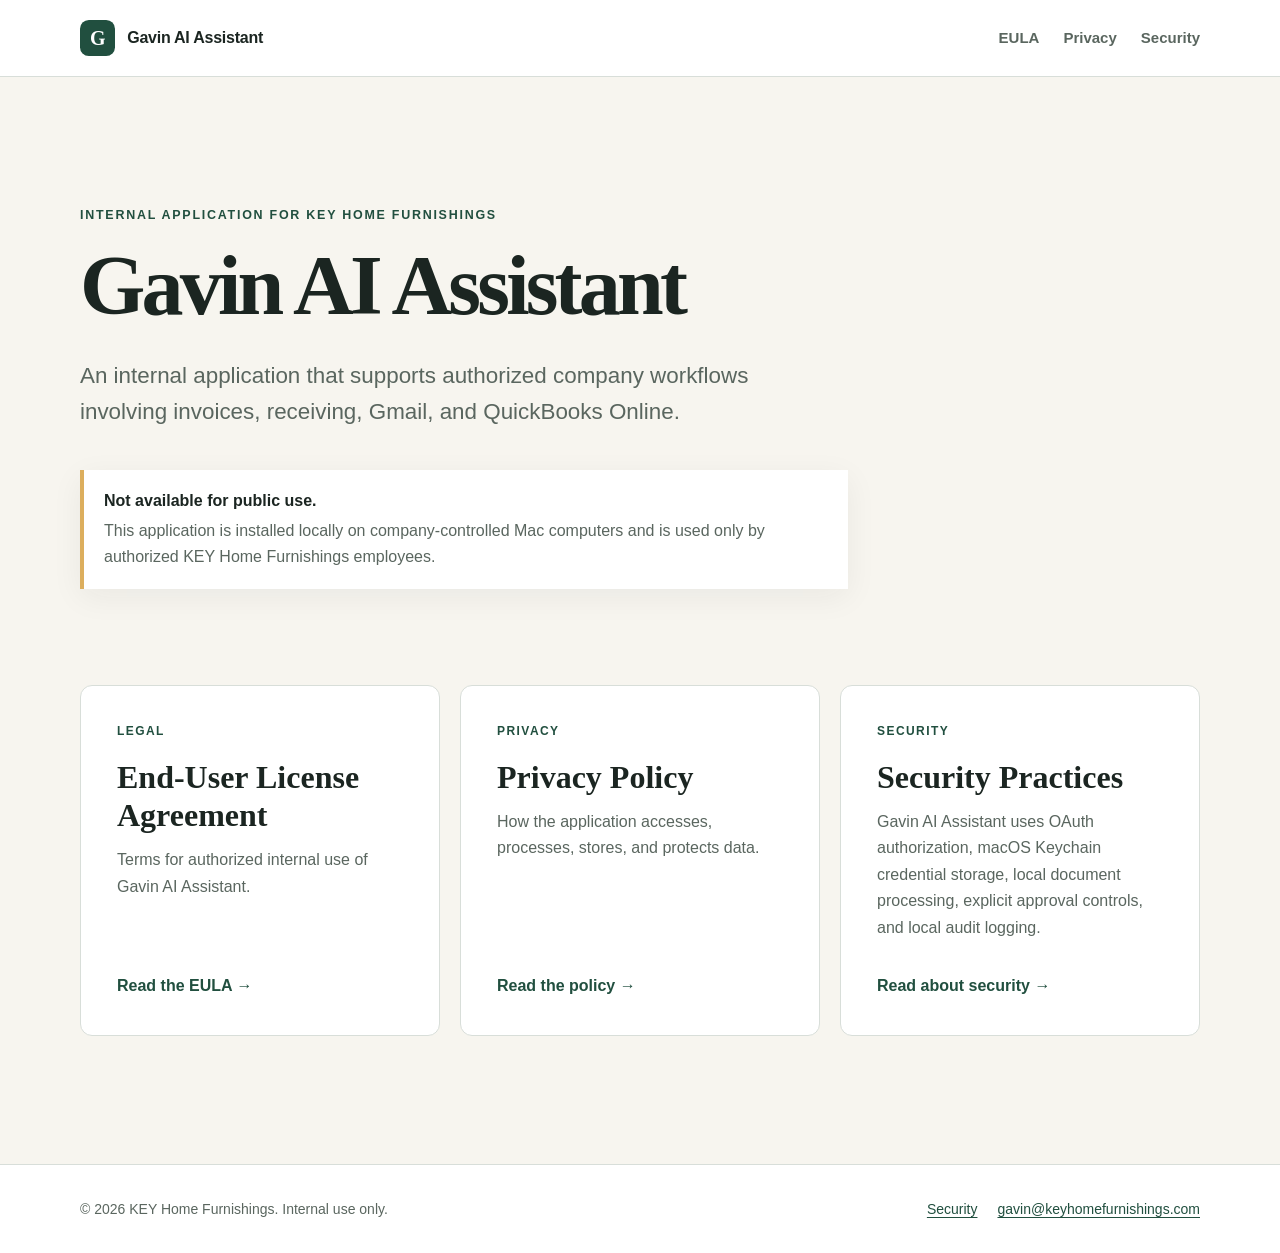
<file: index.html>
<!doctype html>
<html lang="en">
  <head>
    <meta charset="utf-8">
    <meta name="viewport" content="width=device-width, initial-scale=1">
    <meta name="description" content="Gavin AI Assistant is an internal application for KEY Home Furnishings and is not available for public use.">
    <title>Gavin AI Assistant | KEY Home Furnishings</title>
    <link rel="stylesheet" href="styles.css">
  </head>
  <body>
    <header class="site-header">
      <div class="container header-inner">
        <a class="brand" href="index.html" aria-label="Gavin AI Assistant home">
          <span class="brand-mark" aria-hidden="true">G</span>
          <span>Gavin AI Assistant</span>
        </a>
        <nav aria-label="Primary navigation">
          <a href="eula.html">EULA</a>
          <a href="privacy.html">Privacy</a>
          <a href="security.html">Security</a>
        </nav>
      </div>
    </header>

    <main>
      <section class="hero container" aria-labelledby="page-title">
        <p class="eyebrow">Internal application for KEY Home Furnishings</p>
        <h1 id="page-title">Gavin AI Assistant</h1>
        <p class="lead">An internal application that supports authorized company workflows involving invoices, receiving, Gmail, and QuickBooks Online.</p>

        <div class="notice" role="note">
          <strong>Not available for public use.</strong>
          <span>This application is installed locally on company-controlled Mac computers and is used only by authorized KEY Home Furnishings employees.</span>
        </div>

        <div class="link-grid" aria-label="Public information pages">
          <a class="card" href="eula.html">
            <span class="card-label">Legal</span>
            <span class="card-title">End-User License Agreement</span>
            <span class="card-copy">Terms for authorized internal use of Gavin AI Assistant.</span>
            <span class="card-action">Read the EULA <span aria-hidden="true">&rarr;</span></span>
          </a>
          <a class="card" href="privacy.html">
            <span class="card-label">Privacy</span>
            <span class="card-title">Privacy Policy</span>
            <span class="card-copy">How the application accesses, processes, stores, and protects data.</span>
            <span class="card-action">Read the policy <span aria-hidden="true">&rarr;</span></span>
          </a>
          <a class="card" href="security.html">
            <span class="card-label">Security</span>
            <span class="card-title">Security Practices</span>
            <span class="card-copy">Gavin AI Assistant uses OAuth authorization, macOS Keychain credential storage, local document processing, explicit approval controls, and local audit logging.</span>
            <span class="card-action">Read about security <span aria-hidden="true">&rarr;</span></span>
          </a>
        </div>
      </section>
    </main>

    <footer class="site-footer">
      <div class="container footer-inner">
        <p>&copy; 2026 KEY Home Furnishings. Internal use only.</p>
        <div class="footer-links">
          <a href="security.html">Security</a>
          <a href="mailto:gavin@keyhomefurnishings.com">gavin@keyhomefurnishings.com</a>
        </div>
      </div>
    </footer>
  </body>
</html>
</file>
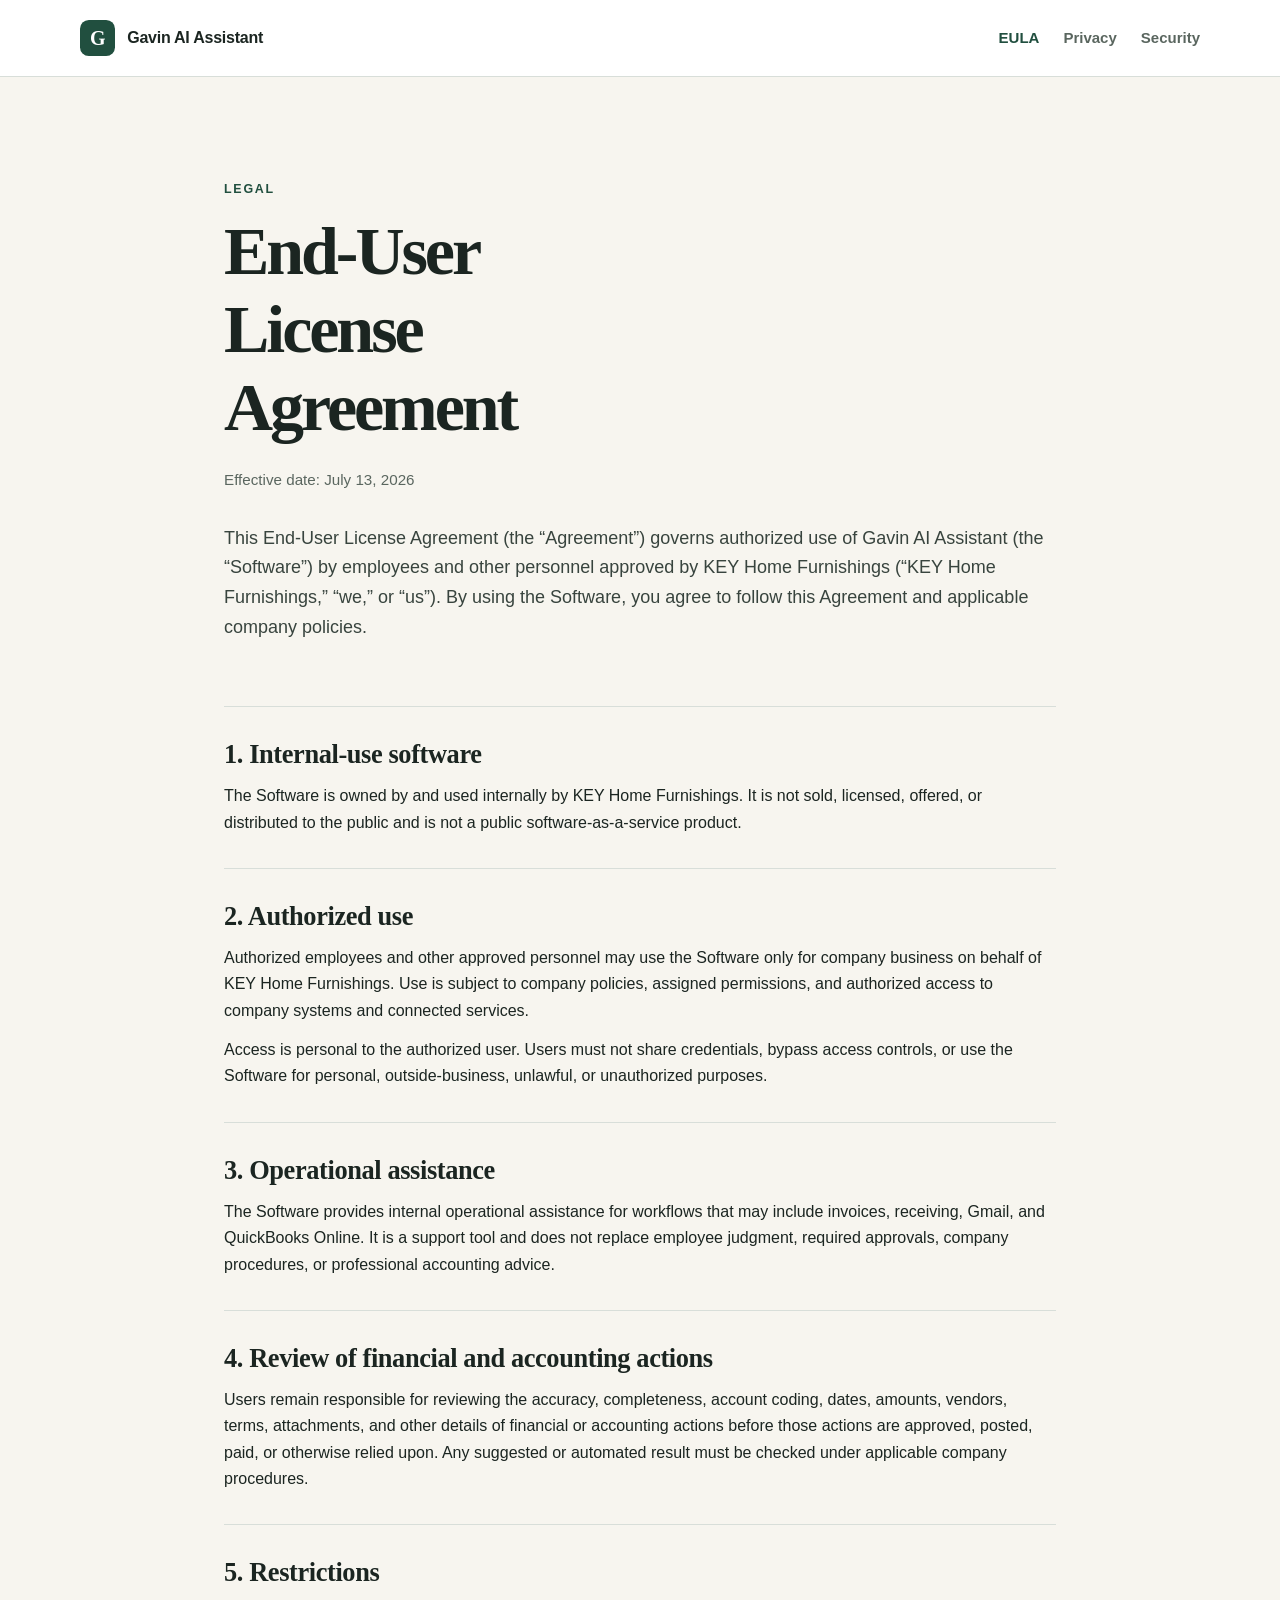
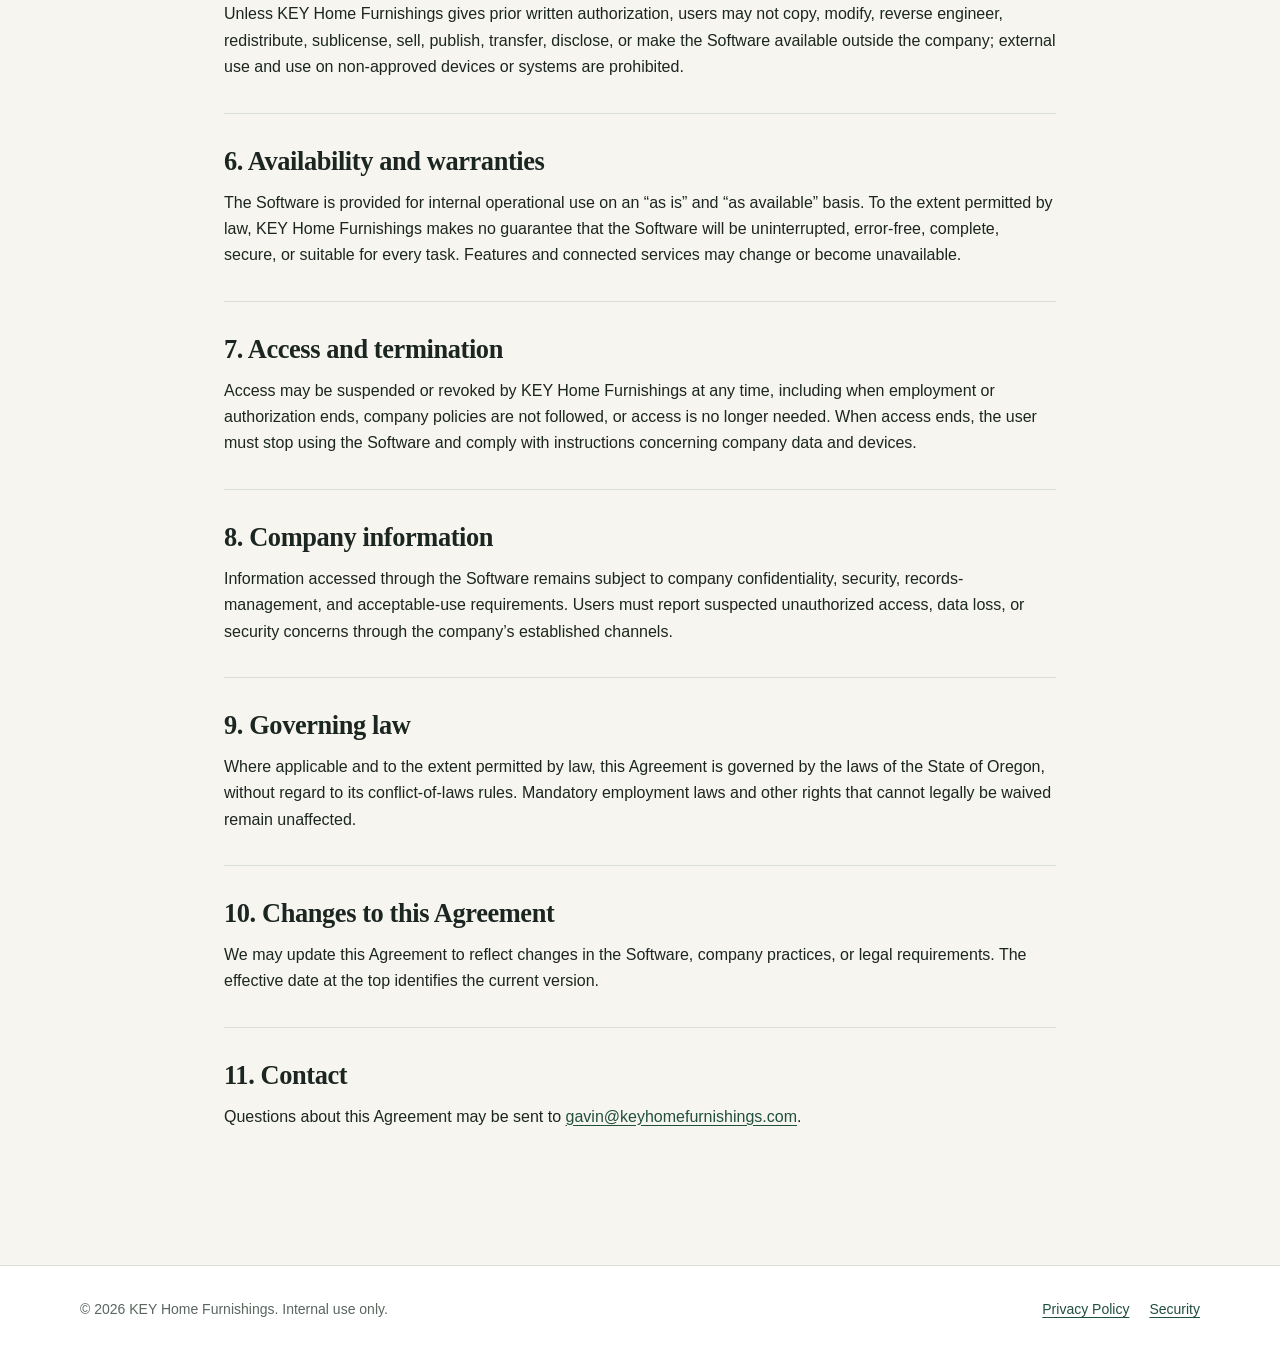
<file: eula.html>
<!doctype html>
<html lang="en">
  <head>
    <meta charset="utf-8">
    <meta name="viewport" content="width=device-width, initial-scale=1">
    <meta name="description" content="End-User License Agreement for Gavin AI Assistant, an internal application used by KEY Home Furnishings.">
    <title>End-User License Agreement | Gavin AI Assistant</title>
    <link rel="stylesheet" href="styles.css">
  </head>
  <body>
    <header class="site-header">
      <div class="container header-inner">
        <a class="brand" href="index.html" aria-label="Gavin AI Assistant home">
          <span class="brand-mark" aria-hidden="true">G</span>
          <span>Gavin AI Assistant</span>
        </a>
        <nav aria-label="Primary navigation">
          <a href="eula.html" aria-current="page">EULA</a>
          <a href="privacy.html">Privacy</a>
          <a href="security.html">Security</a>
        </nav>
      </div>
    </header>

    <main class="document container">
      <header class="document-header">
        <p class="eyebrow">Legal</p>
        <h1>End-User License Agreement</h1>
        <p class="effective-date">Effective date: July 13, 2026</p>
        <p class="intro">This End-User License Agreement (the “Agreement”) governs authorized use of Gavin AI Assistant (the “Software”) by employees and other personnel approved by KEY Home Furnishings (“KEY Home Furnishings,” “we,” or “us”). By using the Software, you agree to follow this Agreement and applicable company policies.</p>
      </header>

      <article class="document-content">
        <section>
          <h2>1. Internal-use software</h2>
          <p>The Software is owned by and used internally by KEY Home Furnishings. It is not sold, licensed, offered, or distributed to the public and is not a public software-as-a-service product.</p>
        </section>

        <section>
          <h2>2. Authorized use</h2>
          <p>Authorized employees and other approved personnel may use the Software only for company business on behalf of KEY Home Furnishings. Use is subject to company policies, assigned permissions, and authorized access to company systems and connected services.</p>
          <p>Access is personal to the authorized user. Users must not share credentials, bypass access controls, or use the Software for personal, outside-business, unlawful, or unauthorized purposes.</p>
        </section>

        <section>
          <h2>3. Operational assistance</h2>
          <p>The Software provides internal operational assistance for workflows that may include invoices, receiving, Gmail, and QuickBooks Online. It is a support tool and does not replace employee judgment, required approvals, company procedures, or professional accounting advice.</p>
        </section>

        <section>
          <h2>4. Review of financial and accounting actions</h2>
          <p>Users remain responsible for reviewing the accuracy, completeness, account coding, dates, amounts, vendors, terms, attachments, and other details of financial or accounting actions before those actions are approved, posted, paid, or otherwise relied upon. Any suggested or automated result must be checked under applicable company procedures.</p>
        </section>

        <section>
          <h2>5. Restrictions</h2>
          <p>Unless KEY Home Furnishings gives prior written authorization, users may not copy, modify, reverse engineer, redistribute, sublicense, sell, publish, transfer, disclose, or make the Software available outside the company; external use and use on non-approved devices or systems are prohibited.</p>
        </section>

        <section>
          <h2>6. Availability and warranties</h2>
          <p>The Software is provided for internal operational use on an “as is” and “as available” basis. To the extent permitted by law, KEY Home Furnishings makes no guarantee that the Software will be uninterrupted, error-free, complete, secure, or suitable for every task. Features and connected services may change or become unavailable.</p>
        </section>

        <section>
          <h2>7. Access and termination</h2>
          <p>Access may be suspended or revoked by KEY Home Furnishings at any time, including when employment or authorization ends, company policies are not followed, or access is no longer needed. When access ends, the user must stop using the Software and comply with instructions concerning company data and devices.</p>
        </section>

        <section>
          <h2>8. Company information</h2>
          <p>Information accessed through the Software remains subject to company confidentiality, security, records-management, and acceptable-use requirements. Users must report suspected unauthorized access, data loss, or security concerns through the company’s established channels.</p>
        </section>

        <section>
          <h2>9. Governing law</h2>
          <p>Where applicable and to the extent permitted by law, this Agreement is governed by the laws of the State of Oregon, without regard to its conflict-of-laws rules. Mandatory employment laws and other rights that cannot legally be waived remain unaffected.</p>
        </section>

        <section>
          <h2>10. Changes to this Agreement</h2>
          <p>We may update this Agreement to reflect changes in the Software, company practices, or legal requirements. The effective date at the top identifies the current version.</p>
        </section>

        <section>
          <h2>11. Contact</h2>
          <p>Questions about this Agreement may be sent to <a href="mailto:gavin@keyhomefurnishings.com">gavin@keyhomefurnishings.com</a>.</p>
        </section>
      </article>
    </main>

    <footer class="site-footer">
      <div class="container footer-inner">
        <p>&copy; 2026 KEY Home Furnishings. Internal use only.</p>
        <div class="footer-links">
          <a href="privacy.html">Privacy Policy</a>
          <a href="security.html">Security</a>
        </div>
      </div>
    </footer>
  </body>
</html>
</file>
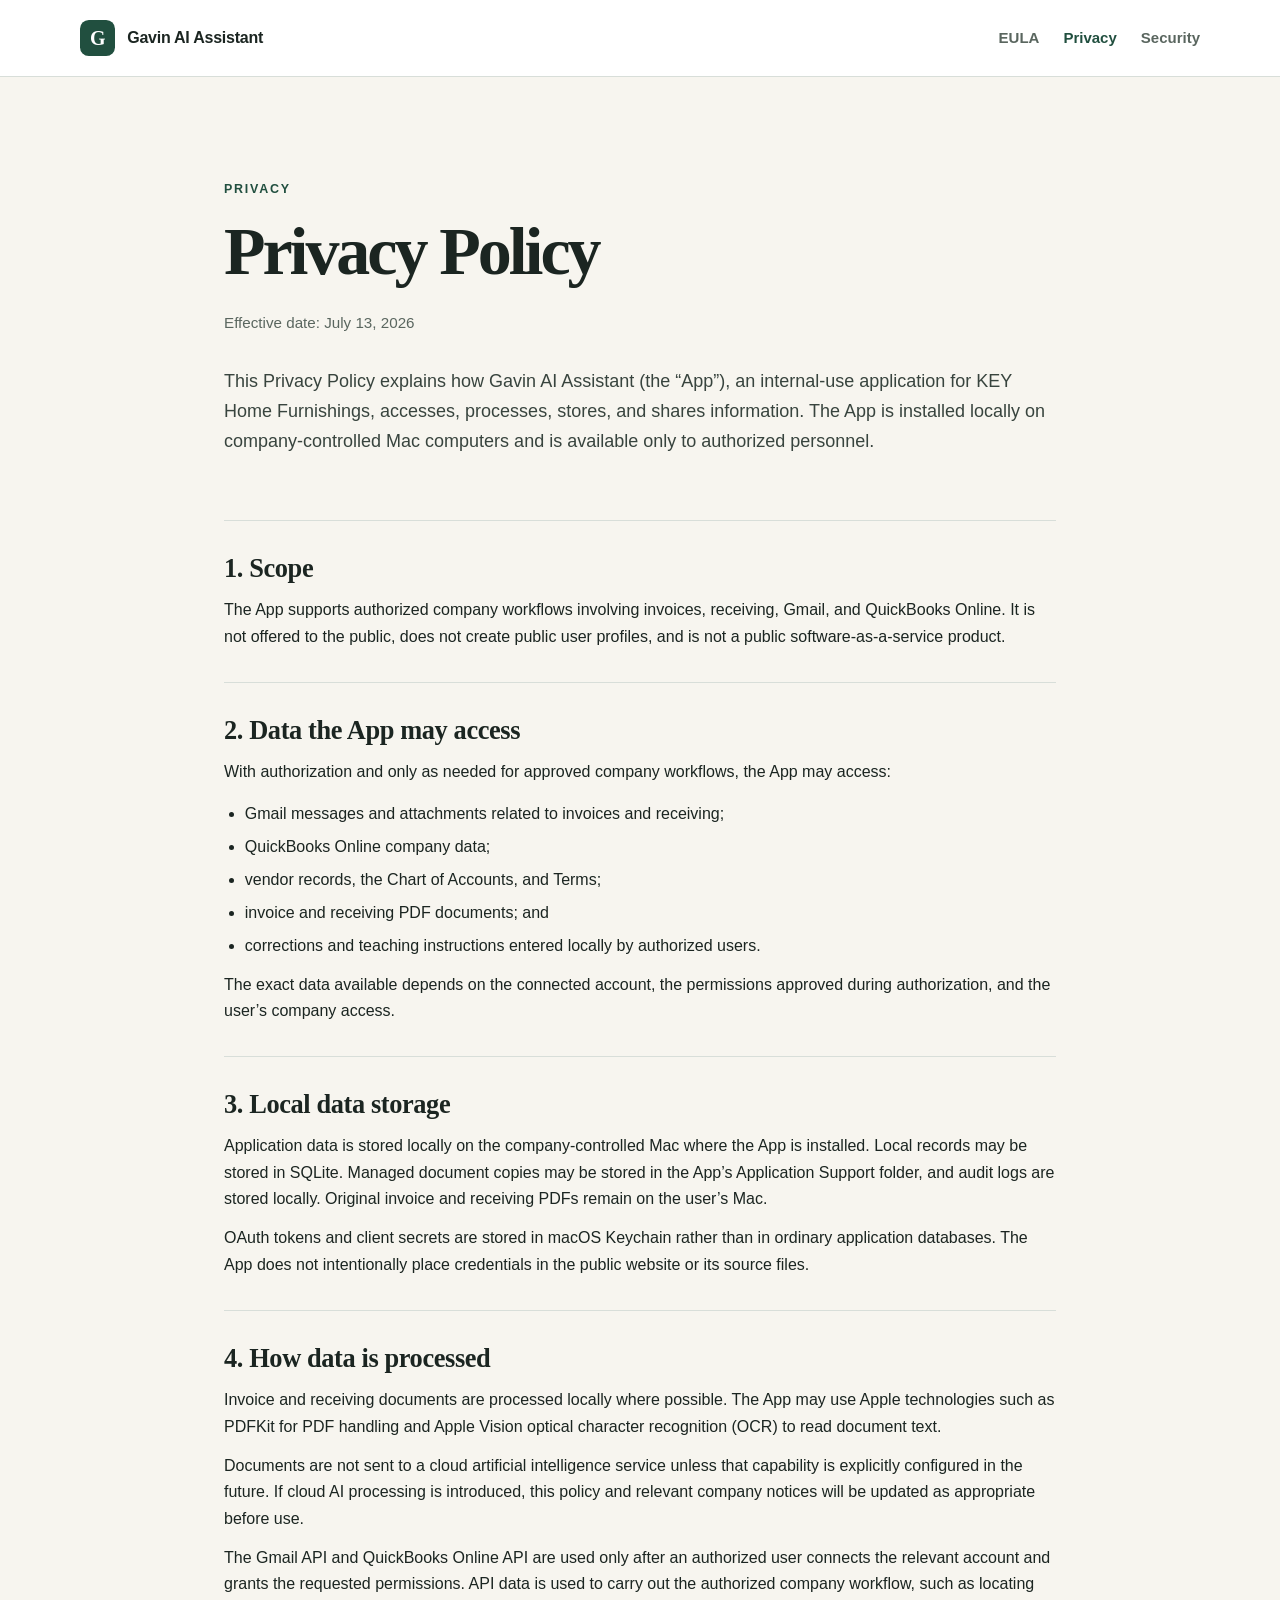
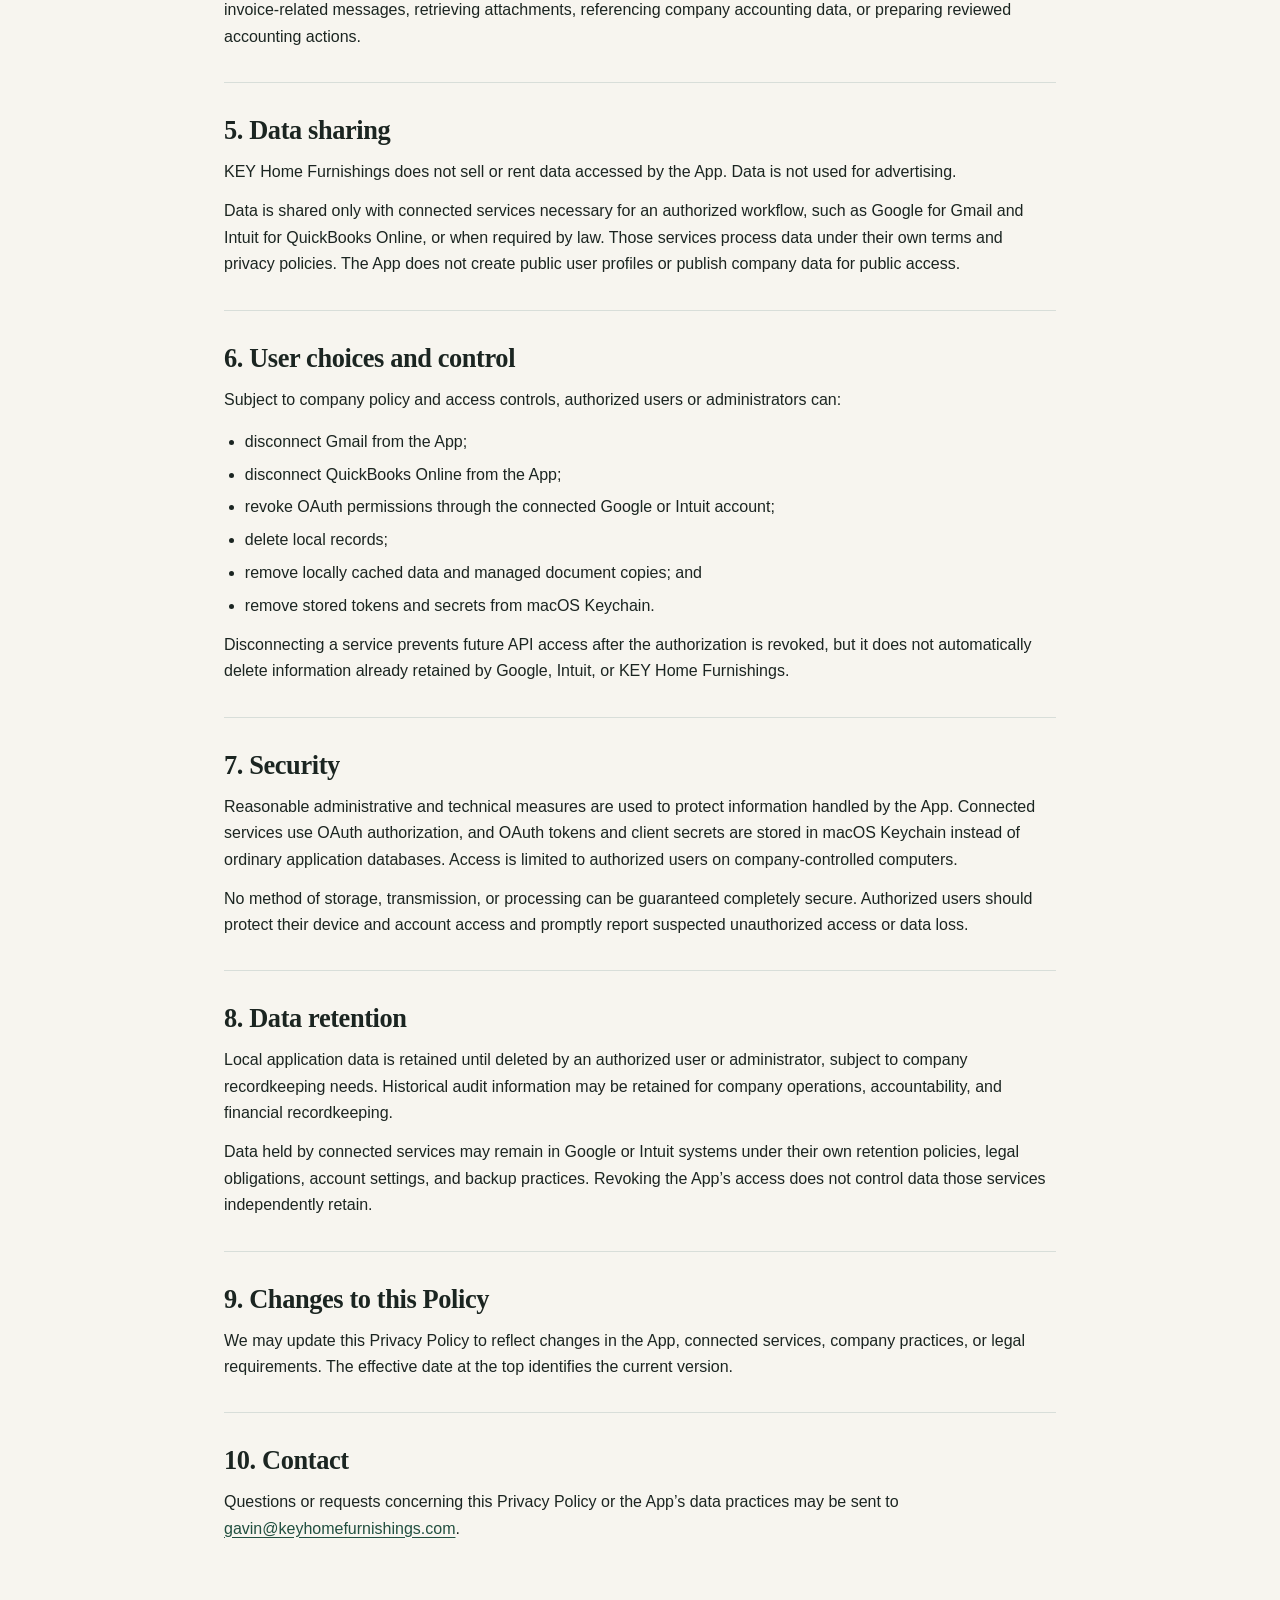
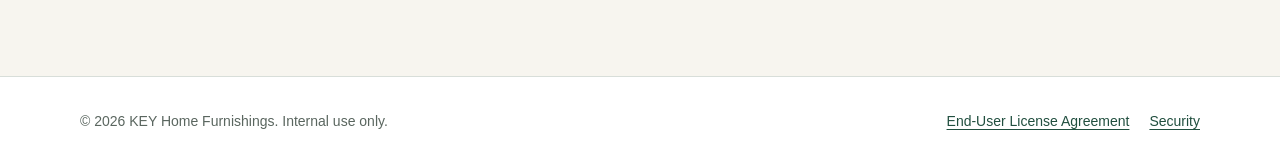
<file: privacy.html>
<!doctype html>
<html lang="en">
  <head>
    <meta charset="utf-8">
    <meta name="viewport" content="width=device-width, initial-scale=1">
    <meta name="description" content="Privacy Policy for Gavin AI Assistant, an internal application used by KEY Home Furnishings.">
    <title>Privacy Policy | Gavin AI Assistant</title>
    <link rel="stylesheet" href="styles.css">
  </head>
  <body>
    <header class="site-header">
      <div class="container header-inner">
        <a class="brand" href="index.html" aria-label="Gavin AI Assistant home">
          <span class="brand-mark" aria-hidden="true">G</span>
          <span>Gavin AI Assistant</span>
        </a>
        <nav aria-label="Primary navigation">
          <a href="eula.html">EULA</a>
          <a href="privacy.html" aria-current="page">Privacy</a>
          <a href="security.html">Security</a>
        </nav>
      </div>
    </header>

    <main class="document container">
      <header class="document-header">
        <p class="eyebrow">Privacy</p>
        <h1>Privacy Policy</h1>
        <p class="effective-date">Effective date: July 13, 2026</p>
        <p class="intro">This Privacy Policy explains how Gavin AI Assistant (the “App”), an internal-use application for KEY Home Furnishings, accesses, processes, stores, and shares information. The App is installed locally on company-controlled Mac computers and is available only to authorized personnel.</p>
      </header>

      <article class="document-content">
        <section>
          <h2>1. Scope</h2>
          <p>The App supports authorized company workflows involving invoices, receiving, Gmail, and QuickBooks Online. It is not offered to the public, does not create public user profiles, and is not a public software-as-a-service product.</p>
        </section>

        <section>
          <h2>2. Data the App may access</h2>
          <p>With authorization and only as needed for approved company workflows, the App may access:</p>
          <ul>
            <li>Gmail messages and attachments related to invoices and receiving;</li>
            <li>QuickBooks Online company data;</li>
            <li>vendor records, the Chart of Accounts, and Terms;</li>
            <li>invoice and receiving PDF documents; and</li>
            <li>corrections and teaching instructions entered locally by authorized users.</li>
          </ul>
          <p>The exact data available depends on the connected account, the permissions approved during authorization, and the user’s company access.</p>
        </section>

        <section>
          <h2>3. Local data storage</h2>
          <p>Application data is stored locally on the company-controlled Mac where the App is installed. Local records may be stored in SQLite. Managed document copies may be stored in the App’s Application Support folder, and audit logs are stored locally. Original invoice and receiving PDFs remain on the user’s Mac.</p>
          <p>OAuth tokens and client secrets are stored in macOS Keychain rather than in ordinary application databases. The App does not intentionally place credentials in the public website or its source files.</p>
        </section>

        <section>
          <h2>4. How data is processed</h2>
          <p>Invoice and receiving documents are processed locally where possible. The App may use Apple technologies such as PDFKit for PDF handling and Apple Vision optical character recognition (OCR) to read document text.</p>
          <p>Documents are not sent to a cloud artificial intelligence service unless that capability is explicitly configured in the future. If cloud AI processing is introduced, this policy and relevant company notices will be updated as appropriate before use.</p>
          <p>The Gmail API and QuickBooks Online API are used only after an authorized user connects the relevant account and grants the requested permissions. API data is used to carry out the authorized company workflow, such as locating invoice-related messages, retrieving attachments, referencing company accounting data, or preparing reviewed accounting actions.</p>
        </section>

        <section>
          <h2>5. Data sharing</h2>
          <p>KEY Home Furnishings does not sell or rent data accessed by the App. Data is not used for advertising.</p>
          <p>Data is shared only with connected services necessary for an authorized workflow, such as Google for Gmail and Intuit for QuickBooks Online, or when required by law. Those services process data under their own terms and privacy policies. The App does not create public user profiles or publish company data for public access.</p>
        </section>

        <section>
          <h2>6. User choices and control</h2>
          <p>Subject to company policy and access controls, authorized users or administrators can:</p>
          <ul>
            <li>disconnect Gmail from the App;</li>
            <li>disconnect QuickBooks Online from the App;</li>
            <li>revoke OAuth permissions through the connected Google or Intuit account;</li>
            <li>delete local records;</li>
            <li>remove locally cached data and managed document copies; and</li>
            <li>remove stored tokens and secrets from macOS Keychain.</li>
          </ul>
          <p>Disconnecting a service prevents future API access after the authorization is revoked, but it does not automatically delete information already retained by Google, Intuit, or KEY Home Furnishings.</p>
        </section>

        <section>
          <h2>7. Security</h2>
          <p>Reasonable administrative and technical measures are used to protect information handled by the App. Connected services use OAuth authorization, and OAuth tokens and client secrets are stored in macOS Keychain instead of ordinary application databases. Access is limited to authorized users on company-controlled computers.</p>
          <p>No method of storage, transmission, or processing can be guaranteed completely secure. Authorized users should protect their device and account access and promptly report suspected unauthorized access or data loss.</p>
        </section>

        <section>
          <h2>8. Data retention</h2>
          <p>Local application data is retained until deleted by an authorized user or administrator, subject to company recordkeeping needs. Historical audit information may be retained for company operations, accountability, and financial recordkeeping.</p>
          <p>Data held by connected services may remain in Google or Intuit systems under their own retention policies, legal obligations, account settings, and backup practices. Revoking the App’s access does not control data those services independently retain.</p>
        </section>

        <section>
          <h2>9. Changes to this Policy</h2>
          <p>We may update this Privacy Policy to reflect changes in the App, connected services, company practices, or legal requirements. The effective date at the top identifies the current version.</p>
        </section>

        <section>
          <h2>10. Contact</h2>
          <p>Questions or requests concerning this Privacy Policy or the App’s data practices may be sent to <a href="mailto:gavin@keyhomefurnishings.com">gavin@keyhomefurnishings.com</a>.</p>
        </section>
      </article>
    </main>

    <footer class="site-footer">
      <div class="container footer-inner">
        <p>&copy; 2026 KEY Home Furnishings. Internal use only.</p>
        <div class="footer-links">
          <a href="eula.html">End-User License Agreement</a>
          <a href="security.html">Security</a>
        </div>
      </div>
    </footer>
  </body>
</html>
</file>
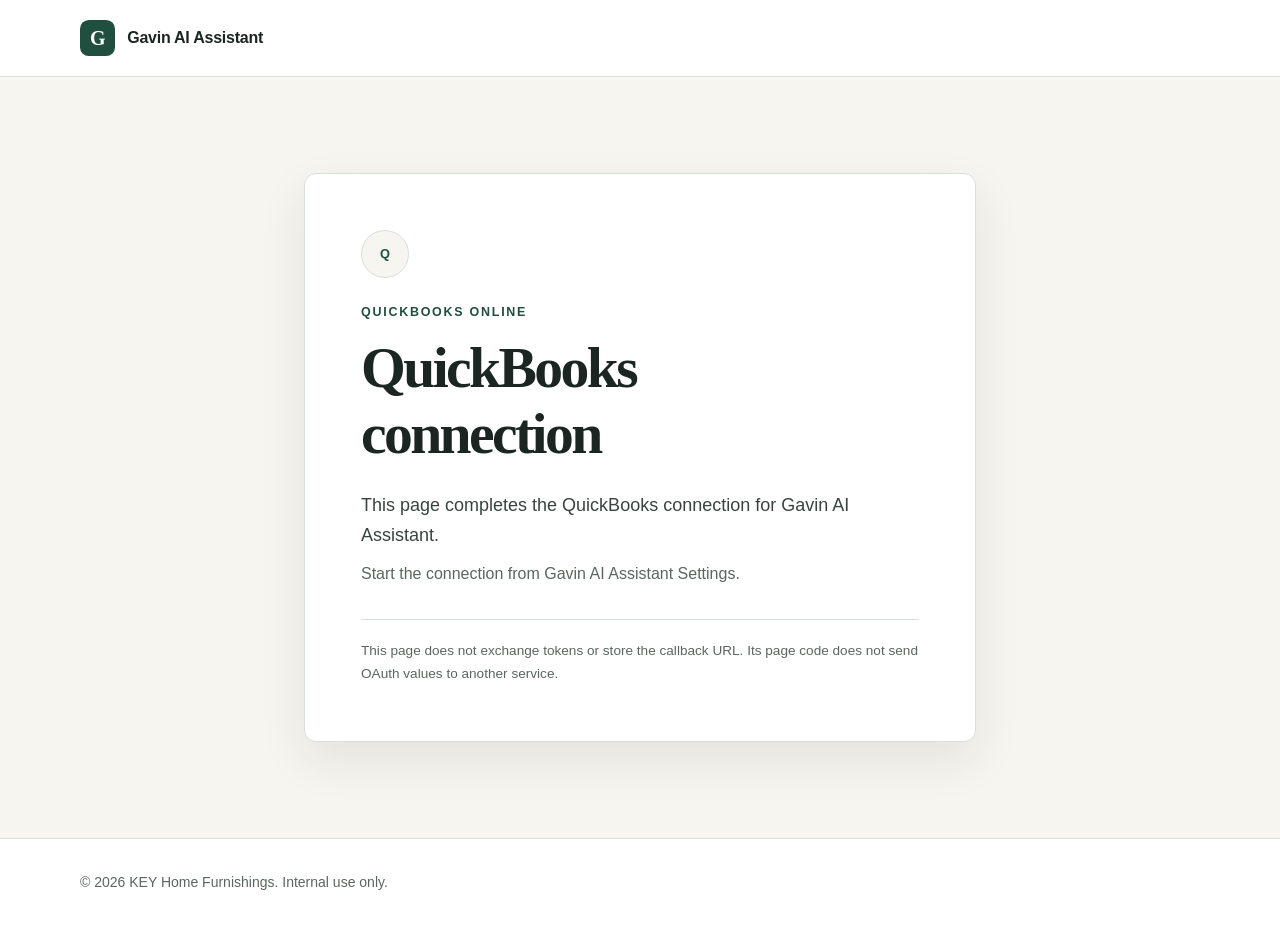
<file: quickbooks-callback.html>
<!doctype html>
<html lang="en">
  <head>
    <meta charset="utf-8">
    <meta name="viewport" content="width=device-width, initial-scale=1">
    <meta name="robots" content="noindex, nofollow, noarchive, nosnippet, noimageindex">
    <meta name="referrer" content="no-referrer">
    <meta http-equiv="Referrer-Policy" content="no-referrer">
    <meta http-equiv="Cache-Control" content="no-store, no-cache, must-revalidate">
    <meta http-equiv="Pragma" content="no-cache">
    <meta http-equiv="Expires" content="0">
    <meta http-equiv="Content-Security-Policy" content="default-src 'none'; style-src 'self'; script-src 'sha256-MPVoaBg7CfKuPmSeskvxOZhzTMv3CcZAaq5pM0CDrEk='; img-src 'self' data:; font-src 'self'; connect-src 'none'; media-src 'none'; object-src 'none'; frame-src 'none'; worker-src 'none'; manifest-src 'none'; base-uri 'none'; form-action 'none'">
    <meta name="description" content="QuickBooks authorization callback for Gavin AI Assistant.">
    <title>QuickBooks Connection | Gavin AI Assistant</title>
    <link rel="stylesheet" href="styles.css">
  </head>
  <body>
    <header class="site-header">
      <div class="container header-inner">
        <div class="brand" aria-label="Gavin AI Assistant">
          <span class="brand-mark" aria-hidden="true">G</span>
          <span>Gavin AI Assistant</span>
        </div>
      </div>
    </header>

    <main class="callback-shell container">
      <section class="callback-card" aria-labelledby="callback-title" aria-live="polite">
        <div id="callback-mark" class="callback-mark" aria-hidden="true">Q</div>
        <p class="eyebrow">QuickBooks Online</p>
        <h1 id="callback-title">QuickBooks connection</h1>
        <p id="callback-message" class="callback-message">This page completes the QuickBooks connection for Gavin AI Assistant.</p>
        <p id="callback-guidance" class="callback-guidance">Start the connection from Gavin AI Assistant Settings.</p>

        <div id="success-details" class="callback-details" hidden>
          <div>
            <span class="detail-label">Authorization code</span>
            <strong>Received</strong>
          </div>
          <div>
            <span class="detail-label">Realm ID</span>
            <strong id="realm-id"></strong>
          </div>
        </div>

        <div id="error-details" class="callback-error-details" hidden>
          <div id="error-row" hidden>
            <span class="detail-label">Error</span>
            <strong id="error-value"></strong>
          </div>
          <div id="error-description-row" hidden>
            <span class="detail-label">Description</span>
            <p id="error-description"></p>
          </div>
        </div>

        <div id="copy-actions" class="callback-actions" hidden>
          <button id="copy-callback-url" class="primary-button" type="button">Copy Complete Callback URL</button>
          <p id="copy-status" class="copy-status" role="status"></p>
          <div id="manual-copy" class="manual-copy" hidden>
            <label for="callback-url">Complete callback URL</label>
            <input id="callback-url" type="text" readonly autocomplete="off" autocapitalize="off" spellcheck="false">
          </div>
        </div>

        <p class="callback-privacy-note">This page does not exchange tokens or store the callback URL. Its page code does not send OAuth values to another service.</p>
      </section>
    </main>

    <footer class="site-footer">
      <div class="container footer-inner">
        <p>&copy; 2026 KEY Home Furnishings. Internal use only.</p>
      </div>
    </footer>

    <script>
      (() => {
        "use strict";

        const currentURL = window.location.href;
        const parameters = new URL(currentURL).searchParams;
        const title = document.getElementById("callback-title");
        const message = document.getElementById("callback-message");
        const guidance = document.getElementById("callback-guidance");
        const mark = document.getElementById("callback-mark");
        const successDetails = document.getElementById("success-details");
        const errorDetails = document.getElementById("error-details");
        const copyActions = document.getElementById("copy-actions");
        const copyButton = document.getElementById("copy-callback-url");
        const copyStatus = document.getElementById("copy-status");
        const manualCopy = document.getElementById("manual-copy");
        const callbackURLField = document.getElementById("callback-url");

        const sanitize = (value, maximumLength) => String(value || "")
          .replace(/[\u0000-\u001f\u007f]/g, " ")
          .replace(/[<>]/g, "")
          .replace(/\s+/g, " ")
          .trim()
          .slice(0, maximumLength);

        const code = parameters.get("code") || "";
        const state = parameters.get("state") || "";
        const realmID = parameters.get("realmId") || "";
        const oauthError = parameters.get("error") || "";
        const oauthErrorDescription = parameters.get("error_description") || "";
        const oauthParameterNames = ["code", "state", "realmId", "error", "error_description"];
        const hasOAuthParameters = oauthParameterNames.some((name) => parameters.has(name));

        if (oauthError || oauthErrorDescription) {
          mark.textContent = "!";
          mark.classList.add("is-error");
          title.textContent = "QuickBooks authorization was not completed";
          message.textContent = "Return to Gavin AI Assistant and try connecting again.";
          guidance.hidden = true;
          errorDetails.hidden = false;

          const sanitizedError = sanitize(oauthError, 120);
          const sanitizedDescription = sanitize(oauthErrorDescription, 600);
          if (sanitizedError) {
            document.getElementById("error-value").textContent = sanitizedError;
            document.getElementById("error-row").hidden = false;
          }
          if (sanitizedDescription) {
            document.getElementById("error-description").textContent = sanitizedDescription;
            document.getElementById("error-description-row").hidden = false;
          }
        } else if (code && state && realmID) {
          mark.textContent = "OK";
          mark.classList.add("is-success");
          title.textContent = "QuickBooks authorization received";
          message.textContent = "Return to Gavin AI Assistant and paste the complete callback URL into the \u201cComplete Production OAuth\u201d field.";
          guidance.hidden = true;
          document.getElementById("realm-id").textContent = sanitize(realmID, 160);
          successDetails.hidden = false;
          copyActions.hidden = false;
        } else if (hasOAuthParameters) {
          mark.textContent = "!";
          mark.classList.add("is-error");
          title.textContent = "QuickBooks authorization could not be verified";
          message.textContent = "The callback is missing required authorization information.";
          guidance.textContent = "Return to Gavin AI Assistant and try connecting again.";
        }

        copyButton.addEventListener("click", async () => {
          copyStatus.textContent = "";
          manualCopy.hidden = true;
          callbackURLField.value = "";

          try {
            if (!navigator.clipboard || typeof navigator.clipboard.writeText !== "function") {
              throw new Error("Clipboard API unavailable");
            }
            await navigator.clipboard.writeText(currentURL);
            copyStatus.textContent = "Callback URL copied";
          } catch {
            callbackURLField.value = currentURL;
            manualCopy.hidden = false;
            callbackURLField.focus();
            callbackURLField.select();
            copyStatus.textContent = "Clipboard access was unavailable. Select and copy the complete URL below.";
          }
        });
      })();
    </script>
  </body>
</html>
</file>
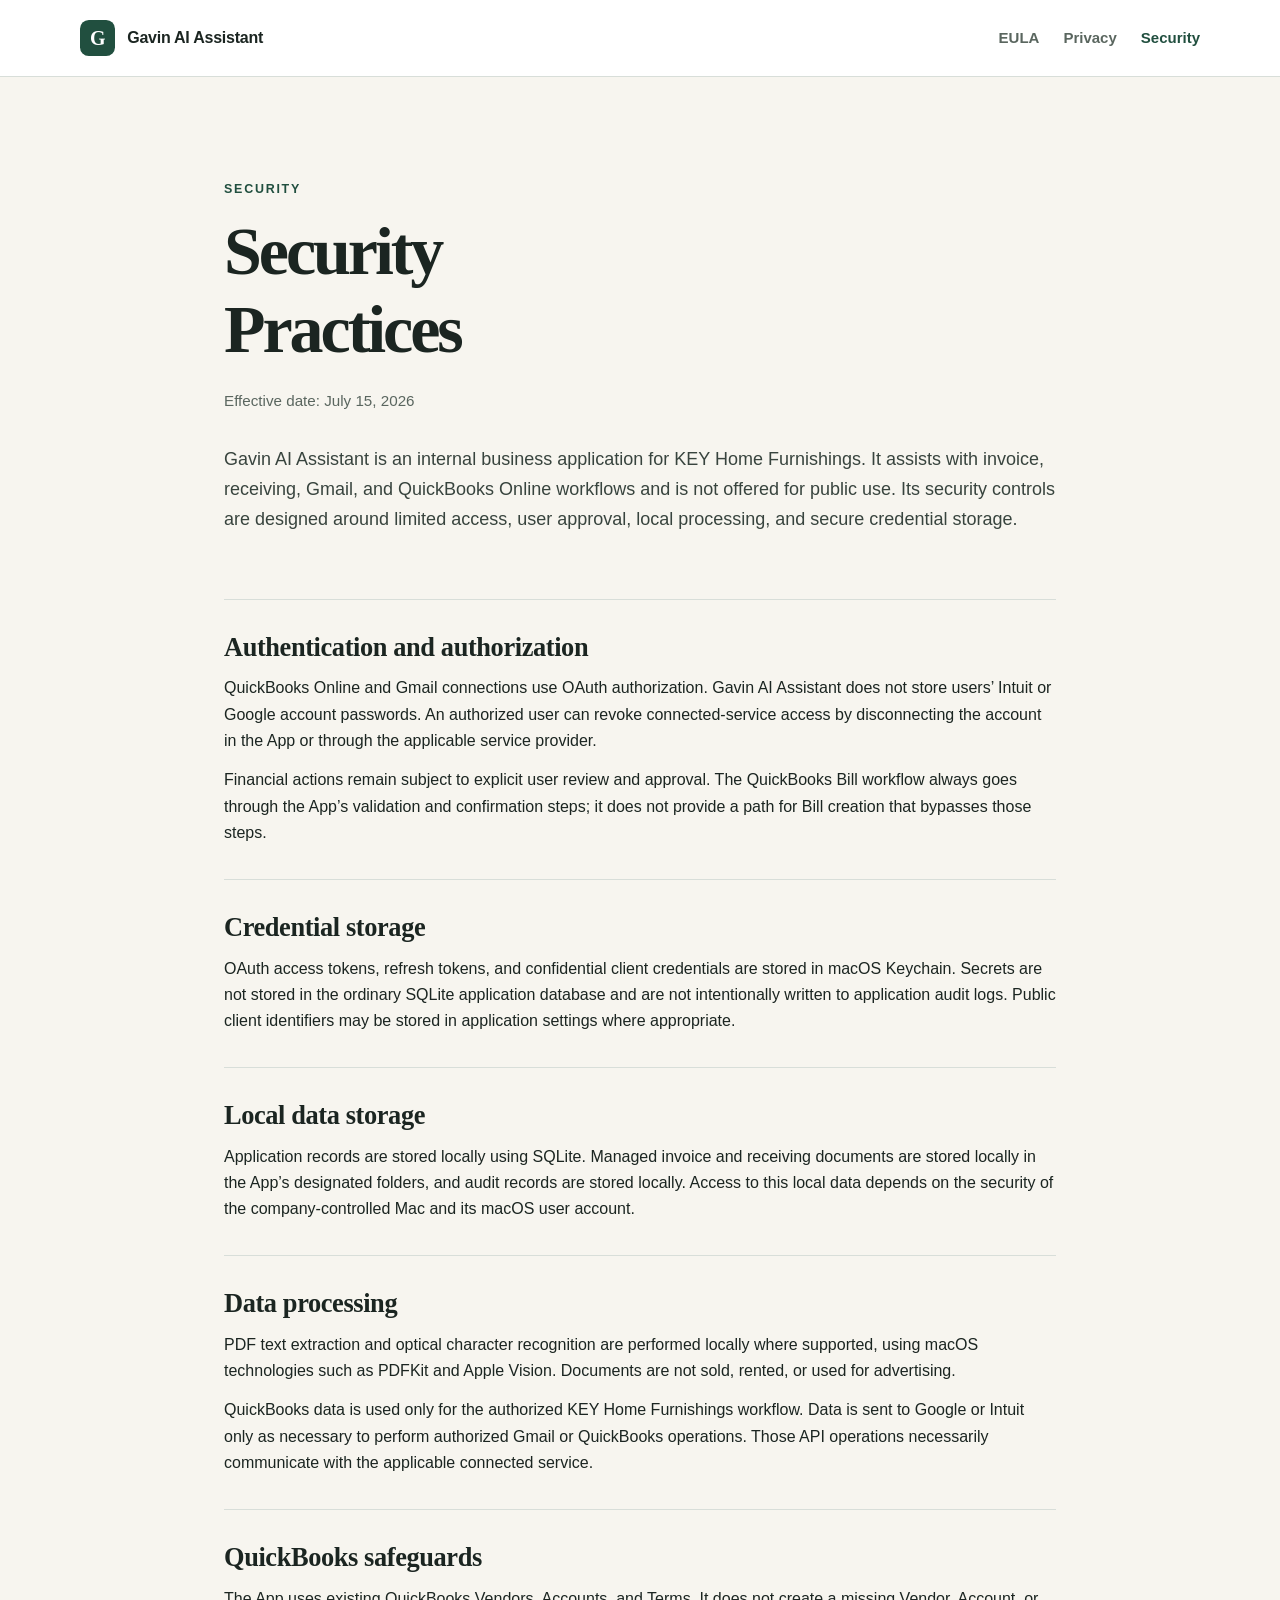
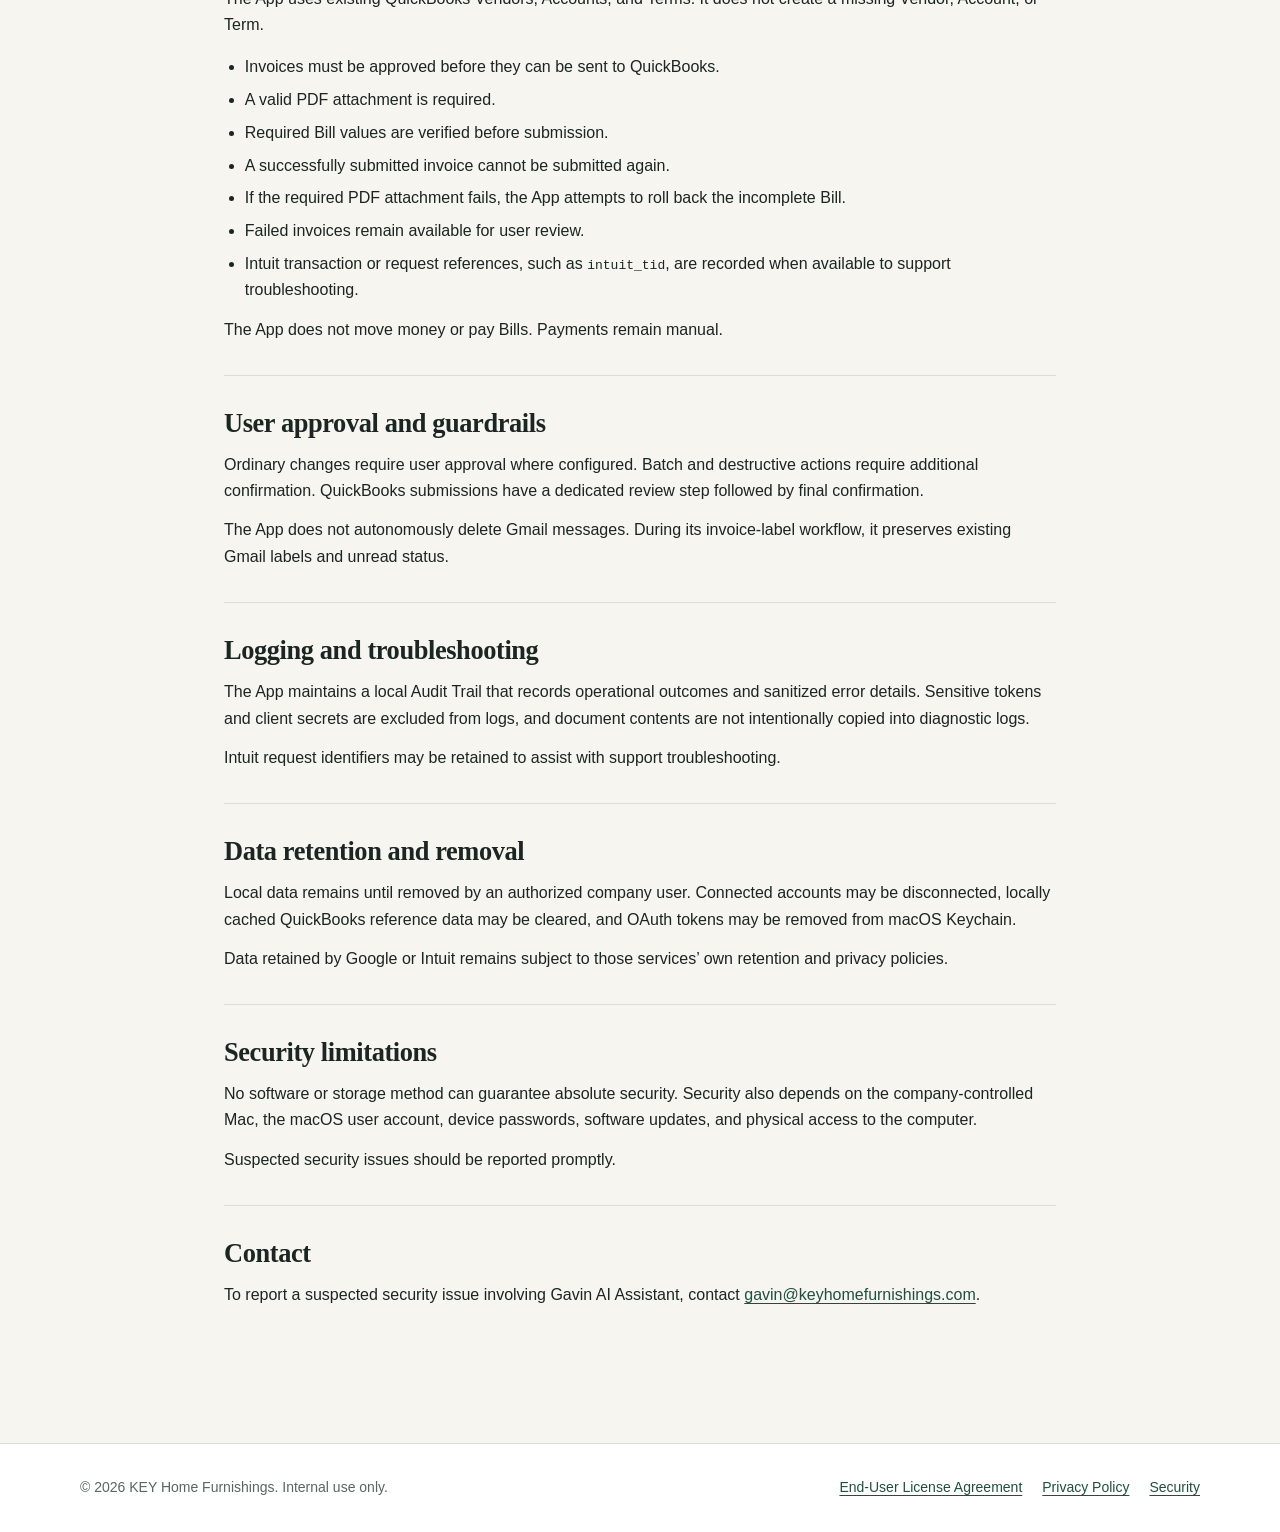
<file: security.html>
<!doctype html>
<html lang="en">
  <head>
    <meta charset="utf-8">
    <meta name="viewport" content="width=device-width, initial-scale=1">
    <meta name="description" content="Security practices for Gavin AI Assistant, an internal application used by KEY Home Furnishings.">
    <title>Security | Gavin AI Assistant</title>
    <link rel="stylesheet" href="styles.css">
  </head>
  <body>
    <header class="site-header">
      <div class="container header-inner">
        <a class="brand" href="index.html" aria-label="Gavin AI Assistant home">
          <span class="brand-mark" aria-hidden="true">G</span>
          <span>Gavin AI Assistant</span>
        </a>
        <nav aria-label="Primary navigation">
          <a href="eula.html">EULA</a>
          <a href="privacy.html">Privacy</a>
          <a href="security.html" aria-current="page">Security</a>
        </nav>
      </div>
    </header>

    <main class="document container">
      <header class="document-header">
        <p class="eyebrow">Security</p>
        <h1>Security Practices</h1>
        <p class="effective-date">Effective date: July 15, 2026</p>
        <p class="intro">Gavin AI Assistant is an internal business application for KEY Home Furnishings. It assists with invoice, receiving, Gmail, and QuickBooks Online workflows and is not offered for public use. Its security controls are designed around limited access, user approval, local processing, and secure credential storage.</p>
      </header>

      <article class="document-content">
        <section>
          <h2>Authentication and authorization</h2>
          <p>QuickBooks Online and Gmail connections use OAuth authorization. Gavin AI Assistant does not store users’ Intuit or Google account passwords. An authorized user can revoke connected-service access by disconnecting the account in the App or through the applicable service provider.</p>
          <p>Financial actions remain subject to explicit user review and approval. The QuickBooks Bill workflow always goes through the App’s validation and confirmation steps; it does not provide a path for Bill creation that bypasses those steps.</p>
        </section>

        <section>
          <h2>Credential storage</h2>
          <p>OAuth access tokens, refresh tokens, and confidential client credentials are stored in macOS Keychain. Secrets are not stored in the ordinary SQLite application database and are not intentionally written to application audit logs. Public client identifiers may be stored in application settings where appropriate.</p>
        </section>

        <section>
          <h2>Local data storage</h2>
          <p>Application records are stored locally using SQLite. Managed invoice and receiving documents are stored locally in the App’s designated folders, and audit records are stored locally. Access to this local data depends on the security of the company-controlled Mac and its macOS user account.</p>
        </section>

        <section>
          <h2>Data processing</h2>
          <p>PDF text extraction and optical character recognition are performed locally where supported, using macOS technologies such as PDFKit and Apple Vision. Documents are not sold, rented, or used for advertising.</p>
          <p>QuickBooks data is used only for the authorized KEY Home Furnishings workflow. Data is sent to Google or Intuit only as necessary to perform authorized Gmail or QuickBooks operations. Those API operations necessarily communicate with the applicable connected service.</p>
        </section>

        <section>
          <h2>QuickBooks safeguards</h2>
          <p>The App uses existing QuickBooks Vendors, Accounts, and Terms. It does not create a missing Vendor, Account, or Term.</p>
          <ul>
            <li>Invoices must be approved before they can be sent to QuickBooks.</li>
            <li>A valid PDF attachment is required.</li>
            <li>Required Bill values are verified before submission.</li>
            <li>A successfully submitted invoice cannot be submitted again.</li>
            <li>If the required PDF attachment fails, the App attempts to roll back the incomplete Bill.</li>
            <li>Failed invoices remain available for user review.</li>
            <li>Intuit transaction or request references, such as <code>intuit_tid</code>, are recorded when available to support troubleshooting.</li>
          </ul>
          <p>The App does not move money or pay Bills. Payments remain manual.</p>
        </section>

        <section>
          <h2>User approval and guardrails</h2>
          <p>Ordinary changes require user approval where configured. Batch and destructive actions require additional confirmation. QuickBooks submissions have a dedicated review step followed by final confirmation.</p>
          <p>The App does not autonomously delete Gmail messages. During its invoice-label workflow, it preserves existing Gmail labels and unread status.</p>
        </section>

        <section>
          <h2>Logging and troubleshooting</h2>
          <p>The App maintains a local Audit Trail that records operational outcomes and sanitized error details. Sensitive tokens and client secrets are excluded from logs, and document contents are not intentionally copied into diagnostic logs.</p>
          <p>Intuit request identifiers may be retained to assist with support troubleshooting.</p>
        </section>

        <section>
          <h2>Data retention and removal</h2>
          <p>Local data remains until removed by an authorized company user. Connected accounts may be disconnected, locally cached QuickBooks reference data may be cleared, and OAuth tokens may be removed from macOS Keychain.</p>
          <p>Data retained by Google or Intuit remains subject to those services’ own retention and privacy policies.</p>
        </section>

        <section>
          <h2>Security limitations</h2>
          <p>No software or storage method can guarantee absolute security. Security also depends on the company-controlled Mac, the macOS user account, device passwords, software updates, and physical access to the computer.</p>
          <p>Suspected security issues should be reported promptly.</p>
        </section>

        <section>
          <h2>Contact</h2>
          <p>To report a suspected security issue involving Gavin AI Assistant, contact <a href="mailto:gavin@keyhomefurnishings.com">gavin@keyhomefurnishings.com</a>.</p>
        </section>
      </article>
    </main>

    <footer class="site-footer">
      <div class="container footer-inner">
        <p>&copy; 2026 KEY Home Furnishings. Internal use only.</p>
        <div class="footer-links">
          <a href="eula.html">End-User License Agreement</a>
          <a href="privacy.html">Privacy Policy</a>
          <a href="security.html" aria-current="page">Security</a>
        </div>
      </div>
    </footer>
  </body>
</html>
</file>
<file: styles.css>
:root {
  color-scheme: light;
  --ink: #1b2521;
  --muted: #5a665f;
  --forest: #214f3f;
  --forest-dark: #16382c;
  --cream: #f7f5ef;
  --paper: #ffffff;
  --line: #d8ded9;
  --accent: #dcae5d;
  --max-width: 70rem;
}

* {
  box-sizing: border-box;
}

[hidden] {
  display: none !important;
}

html {
  background: var(--cream);
  color: var(--ink);
  font-family: Inter, ui-sans-serif, -apple-system, BlinkMacSystemFont, "Segoe UI", sans-serif;
  font-size: 100%;
  line-height: 1.65;
  -webkit-text-size-adjust: 100%;
}

body {
  min-height: 100vh;
  margin: 0;
  display: flex;
  flex-direction: column;
}

main {
  flex: 1;
}

a {
  color: var(--forest);
  text-underline-offset: 0.18em;
}

a:hover {
  color: var(--forest-dark);
}

a:focus-visible {
  outline: 3px solid var(--accent);
  outline-offset: 4px;
  border-radius: 0.125rem;
}

.container {
  width: min(calc(100% - 2.5rem), var(--max-width));
  margin-inline: auto;
}

.site-header {
  background: var(--paper);
  border-bottom: 1px solid var(--line);
}

.header-inner {
  min-height: 4.75rem;
  display: flex;
  align-items: center;
  justify-content: space-between;
  gap: 2rem;
}

.brand {
  color: var(--ink);
  display: inline-flex;
  align-items: center;
  gap: 0.75rem;
  font-weight: 700;
  letter-spacing: -0.015em;
  text-decoration: none;
}

.brand:hover {
  color: var(--ink);
}

.brand-mark {
  width: 2.2rem;
  height: 2.2rem;
  border-radius: 0.55rem;
  display: inline-grid;
  place-items: center;
  background: var(--forest);
  color: var(--paper);
  font-family: Georgia, "Times New Roman", serif;
  font-size: 1.25rem;
}

nav {
  display: flex;
  align-items: center;
  gap: 1.5rem;
}

nav a {
  color: var(--muted);
  font-size: 0.9375rem;
  font-weight: 650;
  text-decoration: none;
}

nav a:hover,
nav a[aria-current="page"] {
  color: var(--forest);
}

.hero {
  padding-block: clamp(4.5rem, 10vw, 8rem);
}

.eyebrow {
  margin: 0 0 0.75rem;
  color: var(--forest);
  font-size: 0.78rem;
  font-weight: 800;
  letter-spacing: 0.14em;
  text-transform: uppercase;
}

h1,
h2 {
  font-family: Georgia, "Times New Roman", serif;
  font-weight: 600;
  line-height: 1.15;
}

h1 {
  max-width: 16ch;
  margin: 0;
  font-size: clamp(2.8rem, 8vw, 5.25rem);
  letter-spacing: -0.045em;
}

.lead {
  max-width: 44rem;
  margin: 1.5rem 0 0;
  color: var(--muted);
  font-size: clamp(1.15rem, 2vw, 1.4rem);
  line-height: 1.6;
}

.notice {
  max-width: 48rem;
  margin-top: 2.5rem;
  padding: 1.15rem 1.25rem;
  border-left: 4px solid var(--accent);
  background: var(--paper);
  box-shadow: 0 8px 30px rgba(27, 37, 33, 0.06);
}

.notice strong,
.notice span {
  display: block;
}

.notice span {
  margin-top: 0.2rem;
  color: var(--muted);
}

.link-grid {
  margin-top: clamp(3.5rem, 8vw, 6rem);
  display: grid;
  grid-template-columns: repeat(3, minmax(0, 1fr));
  gap: 1.25rem;
}

.card {
  min-height: 17rem;
  padding: clamp(1.5rem, 4vw, 2.25rem);
  border: 1px solid var(--line);
  border-radius: 0.75rem;
  display: flex;
  flex-direction: column;
  background: var(--paper);
  color: var(--ink);
  text-decoration: none;
  transition: border-color 160ms ease, transform 160ms ease, box-shadow 160ms ease;
}

.card:hover {
  border-color: #aebbb3;
  color: var(--ink);
  transform: translateY(-2px);
  box-shadow: 0 14px 36px rgba(27, 37, 33, 0.08);
}

.card-label {
  color: var(--forest);
  font-size: 0.75rem;
  font-weight: 800;
  letter-spacing: 0.12em;
  text-transform: uppercase;
}

.card-title {
  margin-top: 1rem;
  font-family: Georgia, "Times New Roman", serif;
  font-size: clamp(1.5rem, 3vw, 2rem);
  font-weight: 600;
  line-height: 1.2;
}

.card-copy {
  margin-top: 0.8rem;
  color: var(--muted);
}

.card-action {
  margin-top: auto;
  padding-top: 2rem;
  color: var(--forest);
  font-weight: 750;
}

.document {
  max-width: 52rem;
  padding-block: clamp(3.5rem, 8vw, 6.5rem);
}

.document-header {
  padding-bottom: clamp(2.5rem, 6vw, 4rem);
  border-bottom: 1px solid var(--line);
}

.document h1 {
  max-width: 13ch;
  font-size: clamp(2.5rem, 7vw, 4.25rem);
}

.effective-date {
  margin: 1.25rem 0 0;
  color: var(--muted);
  font-size: 0.95rem;
}

.intro {
  margin: 2rem 0 0;
  color: #38443e;
  font-size: 1.125rem;
}

.document-content section {
  padding-block: 2rem;
  border-bottom: 1px solid var(--line);
}

.document-content section:last-child {
  border-bottom: 0;
}

.document-content h2 {
  margin: 0 0 0.85rem;
  color: var(--ink);
  font-size: clamp(1.35rem, 3vw, 1.65rem);
  letter-spacing: -0.015em;
}

.document-content p {
  margin: 0.8rem 0 0;
}

.document-content ul {
  margin: 1rem 0 0;
  padding-left: 1.3rem;
}

.document-content li + li {
  margin-top: 0.4rem;
}

.site-footer {
  border-top: 1px solid var(--line);
  background: var(--paper);
}

.footer-inner {
  min-height: 5.5rem;
  display: flex;
  align-items: center;
  justify-content: space-between;
  gap: 1.5rem;
  color: var(--muted);
  font-size: 0.875rem;
}

.footer-inner p {
  margin: 0;
}

.footer-links {
  display: flex;
  align-items: center;
  flex-wrap: wrap;
  gap: 0.75rem 1.25rem;
}

.callback-shell {
  min-height: calc(100vh - 10.25rem);
  padding-block: clamp(3rem, 8vw, 6rem);
  display: grid;
  place-items: center;
}

.callback-card {
  width: min(100%, 42rem);
  padding: clamp(2rem, 6vw, 3.5rem);
  border: 1px solid var(--line);
  border-radius: 0.75rem;
  background: var(--paper);
  box-shadow: 0 18px 48px rgba(27, 37, 33, 0.09);
}

.callback-card h1 {
  max-width: 14ch;
  font-size: clamp(2.15rem, 7vw, 3.6rem);
}

.callback-mark {
  width: 3rem;
  height: 3rem;
  margin-bottom: 1.5rem;
  border: 1px solid var(--line);
  border-radius: 50%;
  display: grid;
  place-items: center;
  background: var(--cream);
  color: var(--forest);
  font-size: 0.8rem;
  font-weight: 850;
}

.callback-mark.is-success {
  border-color: #94b5a8;
  background: #edf7f2;
}

.callback-mark.is-error {
  border-color: #d9aaa3;
  background: #fff1ef;
  color: #8c2f25;
}

.callback-message {
  max-width: 36rem;
  margin: 1.5rem 0 0;
  color: #38443e;
  font-size: 1.125rem;
}

.callback-guidance,
.callback-privacy-note,
.copy-status {
  color: var(--muted);
}

.callback-guidance {
  margin: 0.65rem 0 0;
}

.callback-details,
.callback-error-details {
  margin-top: 1.75rem;
  padding: 1rem 1.1rem;
  border: 1px solid var(--line);
  background: var(--cream);
}

.callback-details {
  display: grid;
  grid-template-columns: repeat(2, minmax(0, 1fr));
  gap: 1rem;
}

.callback-details div,
.callback-error-details div {
  min-width: 0;
}

.callback-error-details div + div {
  margin-top: 0.8rem;
}

.callback-error-details p {
  margin: 0.2rem 0 0;
  overflow-wrap: anywhere;
}

.detail-label {
  display: block;
  margin-bottom: 0.2rem;
  color: var(--muted);
  font-size: 0.75rem;
  font-weight: 800;
  text-transform: uppercase;
}

.callback-details strong {
  overflow-wrap: anywhere;
}

.callback-actions {
  margin-top: 1.75rem;
}

.primary-button {
  min-height: 2.8rem;
  padding: 0.7rem 1rem;
  border: 1px solid var(--forest);
  border-radius: 0.5rem;
  background: var(--forest);
  color: var(--paper);
  font: inherit;
  font-weight: 750;
  cursor: pointer;
}

.primary-button:hover {
  border-color: var(--forest-dark);
  background: var(--forest-dark);
}

.primary-button:focus-visible {
  outline: 3px solid var(--accent);
  outline-offset: 3px;
}

.copy-status {
  min-height: 1.65rem;
  margin: 0.65rem 0 0;
  font-size: 0.9rem;
}

.manual-copy {
  margin-top: 0.8rem;
}

.manual-copy label {
  display: block;
  margin-bottom: 0.35rem;
  color: var(--muted);
  font-size: 0.85rem;
  font-weight: 700;
}

.manual-copy input {
  width: 100%;
  min-height: 2.75rem;
  padding: 0.65rem 0.75rem;
  border: 1px solid #aebbb3;
  border-radius: 0.4rem;
  background: var(--paper);
  color: var(--ink);
  font: 0.85rem ui-monospace, SFMono-Regular, Menlo, Monaco, Consolas, monospace;
}

.manual-copy input:focus {
  border-color: var(--forest);
  outline: 3px solid rgba(220, 174, 93, 0.55);
  outline-offset: 1px;
}

.callback-privacy-note {
  margin: 2rem 0 0;
  padding-top: 1.25rem;
  border-top: 1px solid var(--line);
  font-size: 0.85rem;
}

@media (max-width: 60rem) {
  .link-grid {
    grid-template-columns: repeat(2, minmax(0, 1fr));
  }

  .link-grid .card:last-child {
    grid-column: 1 / -1;
  }
}

@media (max-width: 42rem) {
  .header-inner,
  .footer-inner {
    align-items: flex-start;
    flex-direction: column;
  }

  .header-inner {
    padding-block: 1rem;
  }

  nav {
    width: 100%;
    gap: 1.25rem;
  }

  .link-grid {
    grid-template-columns: 1fr;
  }

  .link-grid .card:last-child {
    grid-column: auto;
  }

  .card {
    min-height: 15rem;
  }

  .footer-inner {
    min-height: auto;
    padding-block: 1.5rem;
  }

  .callback-shell {
    min-height: auto;
  }

  .callback-details {
    grid-template-columns: 1fr;
  }

  .primary-button {
    width: 100%;
  }
}

@media (prefers-reduced-motion: reduce) {
  .card {
    transition: none;
  }
}
</file>
